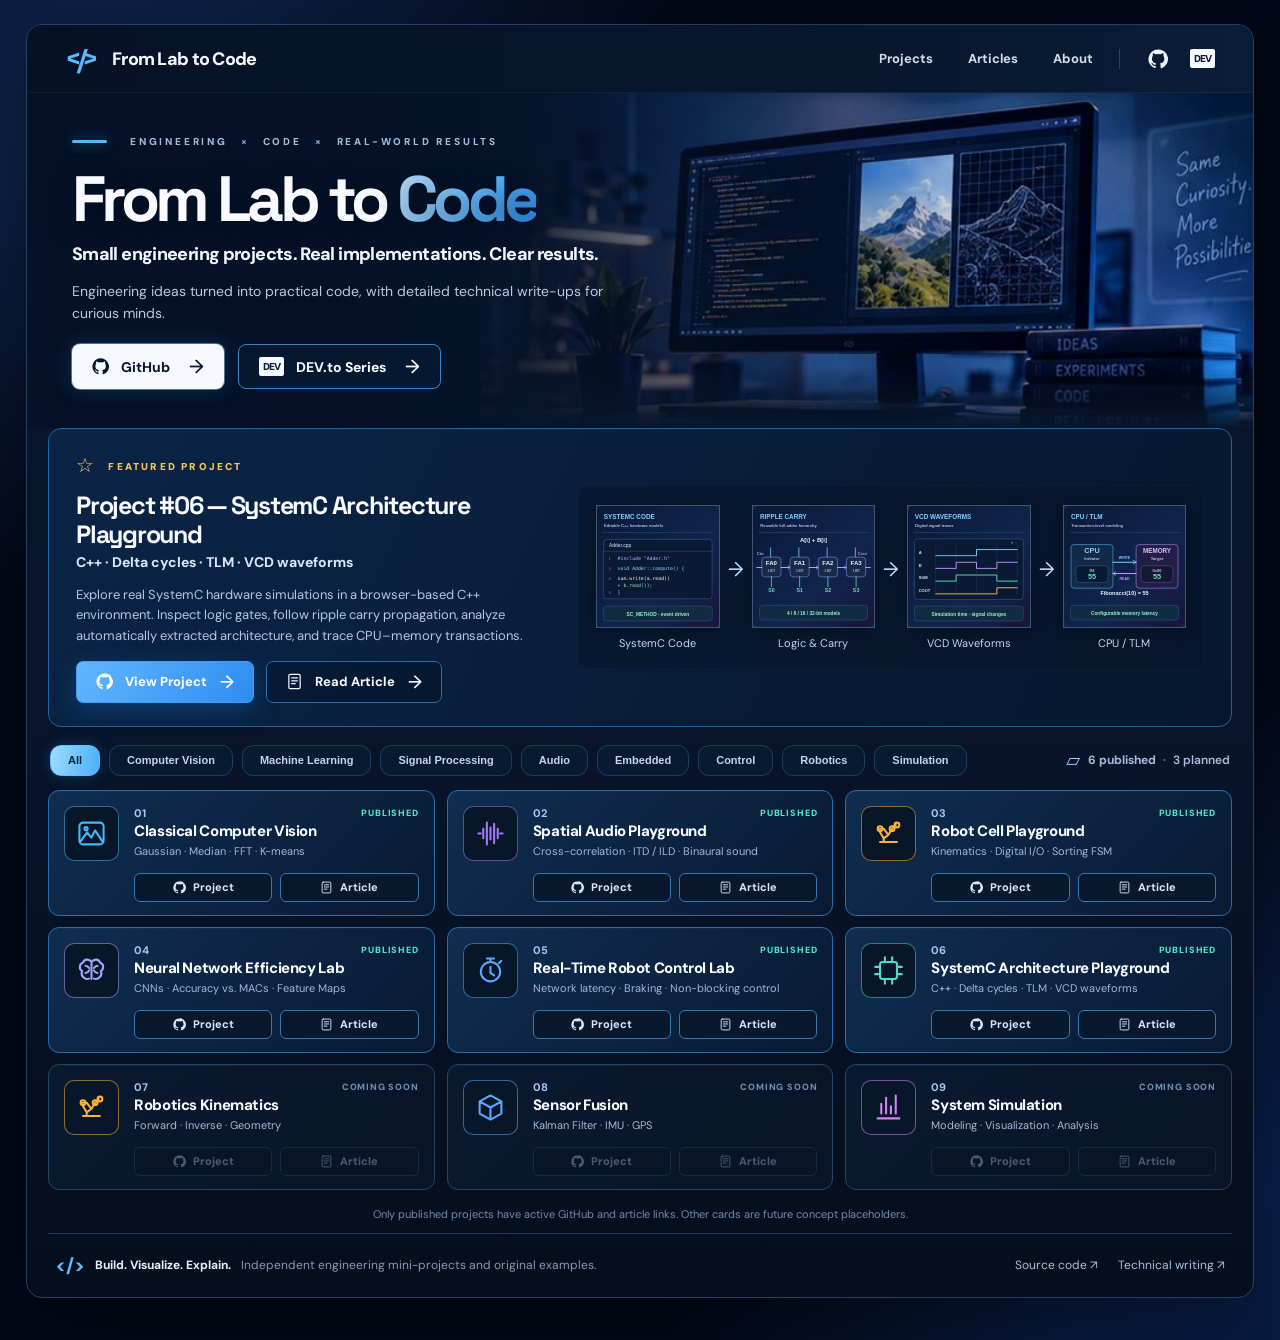
<file: docs/index.html>
<!DOCTYPE html>
<html lang="en">
<head>
  <meta charset="UTF-8">
  <meta name="viewport" content="width=device-width, initial-scale=1">
  <meta name="theme-color" content="#061021">
  <meta name="description" content="From Lab to Code — independent engineering mini-projects, practical implementations, and technical articles.">
  <meta property="og:title" content="From Lab to Code | Engineering Projects">
  <meta property="og:description" content="Small engineering projects. Real implementations. Clear results.">
  <meta property="og:type" content="website">
  <meta property="og:image:alt" content="Project #06 — SystemC Architecture Playground">
  <meta name="twitter:card" content="summary_large_image">
  <meta property="og:image" content="https://ertugrulmutlu.github.io/from-lab-to-code/assets/systemc-architecture-og.png">
  <title>From Lab to Code — Engineering Projects</title>
  <link rel="preconnect" href="https://fonts.googleapis.com">
  <link rel="preconnect" href="https://fonts.gstatic.com" crossorigin>
  <link href="https://fonts.googleapis.com/css2?family=DM+Sans:wght@400;500;600;700;800&family=Space+Grotesk:wght@400;500;600;700&display=swap" rel="stylesheet">
  <link rel="stylesheet" href="styles.css?v=4">
  <script src="app.js?v=9" defer></script>
</head>
<body>
  <div class="site-shell" id="top">
    <header class="site-header">
      <a class="brand" href="#top" aria-label="From Lab to Code home">
        <span class="brand-icon" aria-hidden="true">&lt;/&gt;</span>
        <span>From Lab to Code</span>
      </a>
      <nav class="main-nav" aria-label="Site navigation">
        <a href="#projects">Projects</a>
        <a href="https://dev.to/ertugrulmutlu/series/45513" target="_blank" rel="noopener noreferrer">Articles</a>
        <a href="#about">About</a>
      </nav>
      <div class="header-socials">
        <a class="social-icon" href="https://github.com/Ertugrulmutlu/from-lab-to-code" target="_blank" rel="noopener noreferrer" aria-label="GitHub repository">
          <svg viewBox="0 0 24 24" fill="currentColor" aria-hidden="true"><path d="M12 .5a11.5 11.5 0 0 0-3.63 22.41c.58.1.79-.25.79-.55v-2.2c-3.22.7-3.91-1.37-3.91-1.37-.52-1.33-1.28-1.69-1.28-1.69-1.06-.72.08-.71.08-.71 1.18.08 1.8 1.21 1.8 1.21 1.04 1.79 2.74 1.28 3.41.97.11-.75.41-1.28.73-1.56-2.56-.29-5.25-1.28-5.25-5.73 0-1.26.45-2.31 1.2-3.12-.12-.29-.51-1.48.12-3.08 0 0 .98-.32 3.2 1.2a11 11 0 0 1 5.82 0c2.22-1.52 3.2-1.2 3.2-1.2.63 1.6.24 2.79.12 3.08.75.81 1.2 1.86 1.2 3.12 0 4.46-2.7 5.43-5.27 5.72.42.37.79 1.09.79 2.18v3.24c0 .31.21.67.8.55A11.5 11.5 0 0 0 12 .5Z"/></svg>
        </a>
        <a class="dev-icon" href="https://dev.to/ertugrulmutlu/series/45513" target="_blank" rel="noopener noreferrer" aria-label="DEV.to series">DEV</a>
      </div>
    </header>

    <main>
      <section class="hero" aria-labelledby="hero-title">
        <div class="hero-art" aria-hidden="true"></div>
        <div class="hero-copy">
          <p class="eyebrow"><span class="accent-rule" aria-hidden="true"></span> Engineering <span>×</span> Code <span>×</span> Real-world results</p>
          <h1 id="hero-title">From Lab to <span>Code</span></h1>
          <p class="hero-tagline">Small engineering projects. Real implementations. Clear results.</p>
          <p class="hero-description">Engineering ideas turned into practical code, with detailed technical write-ups for curious minds.</p>
          <div class="hero-links">
            <a href="https://github.com/Ertugrulmutlu/from-lab-to-code" class="btn btn-white" target="_blank" rel="noopener noreferrer"><svg viewBox="0 0 24 24" fill="currentColor" aria-hidden="true"><path d="M12 .5a11.5 11.5 0 0 0-3.63 22.41c.58.1.79-.25.79-.55v-2.2c-3.22.7-3.91-1.37-3.91-1.37-.52-1.33-1.28-1.69-1.28-1.69-1.06-.72.08-.71.08-.71 1.18.08 1.8 1.21 1.8 1.21 1.04 1.79 2.74 1.28 3.41.97.11-.75.41-1.28.73-1.56-2.56-.29-5.25-1.28-5.25-5.73 0-1.26.45-2.31 1.2-3.12-.12-.29-.51-1.48.12-3.08 0 0 .98-.32 3.2 1.2a11 11 0 0 1 5.82 0c2.22-1.52 3.2-1.2 3.2-1.2.63 1.6.24 2.79.12 3.08.75.81 1.2 1.86 1.2 3.12 0 4.46-2.7 5.43-5.27 5.72.42.37.79 1.09.79 2.18v3.24c0 .31.21.67.8.55A11.5 11.5 0 0 0 12 .5Z"/></svg><span>GitHub</span><span aria-hidden="true" class="button-arrow">→</span></a>
            <a href="https://dev.to/ertugrulmutlu/series/45513" class="btn btn-ghost" target="_blank" rel="noopener noreferrer"><span class="dev-mini">DEV</span><span>DEV.to Series</span><span aria-hidden="true" class="button-arrow">→</span></a>
          </div>
        </div>
      </section>

      <section class="featured" id="featured" aria-label="Featured project">
        <div class="featured-info">
          <p class="featured-kicker"><span aria-hidden="true">☆</span> Featured project</p>
          <h2 id="featured-title">Project #06 — SystemC Architecture Playground</h2>
          <p id="featured-subtitle" class="featured-subtitle"></p>
          <p id="featured-description" class="featured-description"></p>
          <div class="featured-links" id="featured-actions"></div>
        </div>
        <div class="featured-showcase" id="featured-visual" aria-label="SystemC hardware modeling: C++ source, logic and carry propagation, digital waveforms, and CPU–memory transactions"></div>
      </section>

      <section class="projects" id="projects" aria-labelledby="projects-heading">
        <h2 class="sr-only" id="projects-heading">All projects</h2>
        <div class="toolbar">
          <div class="filters" id="category-filters" role="group" aria-label="Filter projects by category"></div>
          <span id="project-count" class="project-count" aria-live="polite"></span>
        </div>
        <div id="project-grid" class="project-grid"></div>
        <p class="collection-note">Only published projects have active GitHub and article links. Other cards are future concept placeholders.</p>
      </section>
    </main>

    <footer class="site-footer" id="about">
      <p><span class="mini-code">&lt;/&gt;</span><strong>Build. Visualize. Explain.</strong><span class="foot-muted">Independent engineering mini-projects and original examples.</span></p>
      <div><a href="https://github.com/Ertugrulmutlu/from-lab-to-code" target="_blank" rel="noopener noreferrer">Source code ↗</a><a href="https://dev.to/ertugrulmutlu/series/45513" target="_blank" rel="noopener noreferrer">Technical writing ↗</a></div>
    </footer>
  </div>
</body>
</html>
</file>
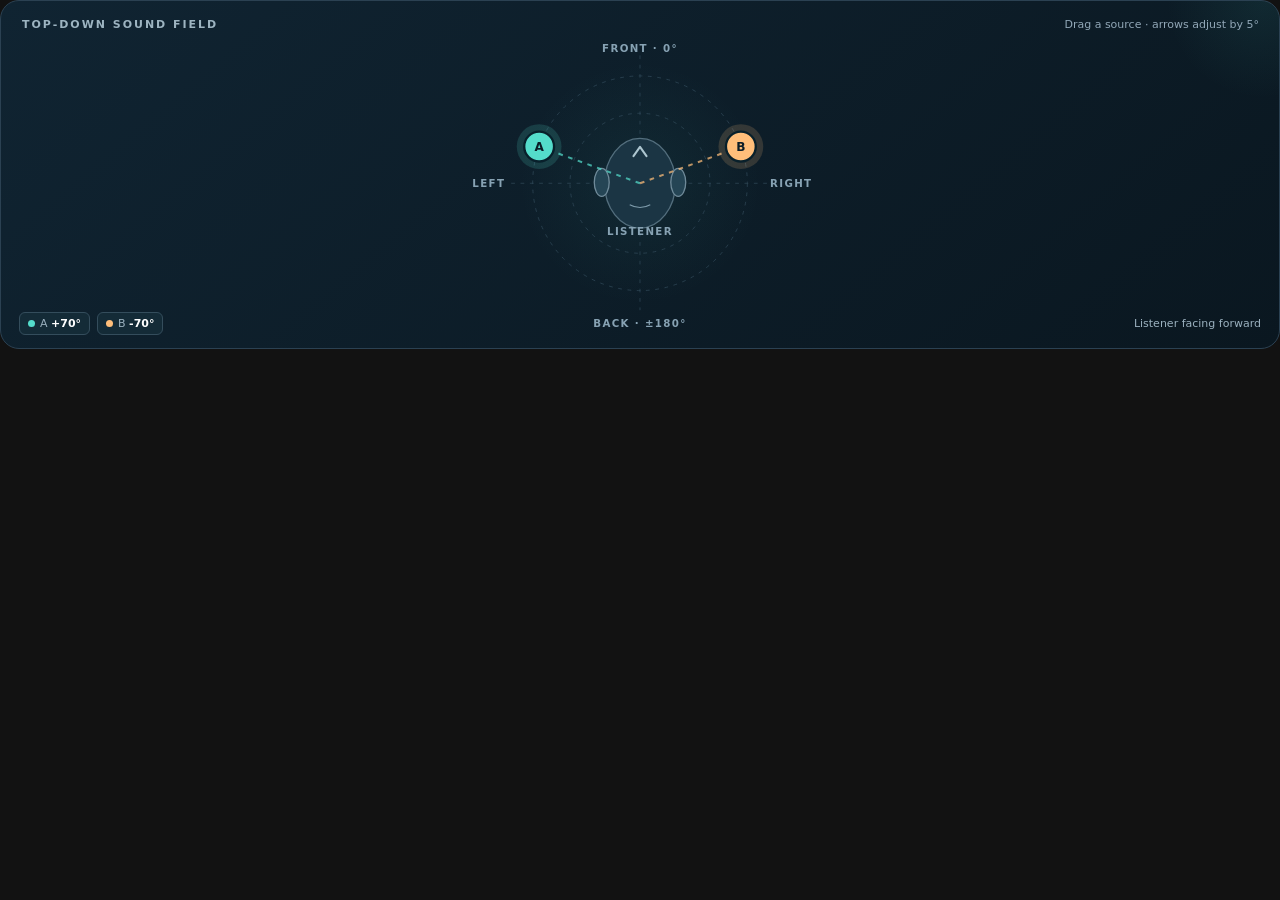
<file: 02-spatial-audio/frontend/index.html>
<!doctype html>
<html lang="en">
<head>
<meta charset="utf-8" />
<meta name="viewport" content="width=device-width,initial-scale=1" />
<style>
:root { color-scheme:dark; --bg:#0c1a24; --line:#253948; --muted:#91a7b7; --a:#54dccb; --b:#ffbe7a; }
*{box-sizing:border-box}
html,body{width:100%;margin:0;font-family:Inter,system-ui,-apple-system,Segoe UI,Arial,sans-serif;background:transparent;color:#eaf5fa}
.card{position:relative;background:linear-gradient(140deg,#102432,#0a1720);border:1px solid #2b4152;border-radius:19px;min-height:349px;overflow:hidden}
.card::before{content:'';position:absolute;top:-105px;right:-90px;width:210px;height:210px;border-radius:100%;background:radial-gradient(circle,rgba(84,220,203,.08),transparent 66%);pointer-events:none}
.header{position:absolute;top:17px;left:21px;right:20px;display:flex;align-items:center;justify-content:space-between;z-index:1}
.eyebrow{font-size:11px;letter-spacing:.18em;font-weight:800;color:#9db4c1}
.hint{font-size:11px;color:#91a7b7;text-align:right}
svg{display:block;width:100%;height:308px;margin-top:32px;touch-action:none;user-select:none}
.guide{stroke:#344c5d;stroke-width:1;fill:none}
.guide.dash{stroke-dasharray:4 6;opacity:.72}
.card text{font-family:inherit}
.label{font-size:11px;letter-spacing:.13em;fill:#87a2b3;font-weight:700}
.number{font-size:12px;fill:#eaf5fa;font-weight:800}
.head{fill:#1b3544;stroke:#536e7d;stroke-width:1.4}
.ears{fill:#254555;stroke:#6f8a99;stroke-width:1.4}
.nose{fill:none;stroke:#adc6d0;stroke-width:2.2;stroke-linecap:round;stroke-linejoin:round}
.arm{stroke-width:2.2;stroke-dasharray:5 6;opacity:.72}
.pin{cursor:grab;outline:0;transition:filter .15s}
.pin:focus-visible{filter:drop-shadow(0 0 7px #fff)}
.pin:active{cursor:grabbing}
.pin-halo{opacity:.16}
.pin-disc{stroke:#08202b;stroke-width:2.5}
.pin-letter{fill:#0b1c27;font-size:13px;font-weight:900;pointer-events:none;text-anchor:middle;dominant-baseline:central}
.footer{position:absolute;left:18px;bottom:13px;right:18px;display:flex;gap:8px;justify-content:space-between;align-items:center;font-size:11px;color:#9bb1bf}
.chips{display:flex;gap:7px}
.chip{border:1px solid #344d5c;border-radius:6px;padding:4px 8px;background:#142b37;font-variant-numeric:tabular-nums}
.chip strong{font-weight:800;color:white}
.a-dot,.b-dot{display:inline-block;width:7px;height:7px;border-radius:50%;margin-right:5px}
.a-dot{background:var(--a)}.b-dot{background:var(--b)}
@media(max-width:430px){.header{left:13px;right:12px}.hint{font-size:10px}.footer{left:10px;right:10px}.chip{padding:4px 6px;font-size:10px}}
</style>
</head>
<body>
<div class="card">
 <div class="header"><span class="eyebrow">TOP-DOWN SOUND FIELD</span><span class="hint">Drag a source · arrows adjust by 5°</span></div>
 <svg id="stage" viewBox="0 0 500 330" role="group" aria-label="Top-down virtual acoustic scene with draggable sound sources">
  <defs><radialGradient id="aura"><stop offset="0" stop-color="#4ed4c2" stop-opacity=".065"/><stop offset="1" stop-color="#4ed4c2" stop-opacity="0"/></radialGradient></defs>
  <circle cx="250" cy="161" r="130" fill="url(#aura)"/>
  <circle cx="250" cy="161" r="115" class="guide dash"/>
  <circle cx="250" cy="161" r="75" class="guide dash"/>
  <path d="M250 24 V297 M112 161 H388" class="guide dash" opacity=".4"/>
  <text x="250" y="20" class="label" text-anchor="middle">FRONT · 0°</text>
  <text x="88" y="165" class="label" text-anchor="middle">LEFT</text>
  <text x="412" y="165" class="label" text-anchor="middle">RIGHT</text>
  <text x="250" y="315" class="label" text-anchor="middle">BACK · ±180°</text>
  <ellipse cx="250" cy="161" rx="38" ry="48" class="head"/>
  <ellipse cx="209" cy="160" rx="8" ry="15" class="ears"/>
  <ellipse cx="291" cy="160" rx="8" ry="15" class="ears"/>
  <path d="M243 132 L250 122 L257 132" class="nose"/>
  <path d="M239 184 Q250 190 261 184" fill="none" stroke="#7e9bab" stroke-width="1.2"/>
  <text x="250" y="216" class="label" text-anchor="middle" font-size="10">LISTENER</text>
  <line id="line-a" x1="250" y1="161" x2="132" y2="116" class="arm" stroke="#54dccb"/>
  <line id="line-b" x1="250" y1="161" x2="368" y2="116" class="arm" stroke="#ffbe7a"/>
  <g id="pin-a" class="pin" tabindex="0" role="slider" aria-label="Source A azimuth" aria-valuemin="-180" aria-valuemax="180">
    <circle r="24" class="pin-halo" fill="#54dccb"/>
    <circle r="16" class="pin-disc" fill="#54dccb"/>
    <text class="pin-letter">A</text>
  </g>
  <g id="pin-b" class="pin" tabindex="0" role="slider" aria-label="Source B azimuth" aria-valuemin="-180" aria-valuemax="180">
    <circle r="24" class="pin-halo" fill="#ffbe7a"/>
    <circle r="16" class="pin-disc" fill="#ffbe7a"/>
    <text class="pin-letter">B</text>
  </g>
 </svg>
 <div class="footer"><div class="chips"><span class="chip"><i class="a-dot"></i>A <strong id="value-a">+70°</strong></span><span class="chip" id="chip-b"><i class="b-dot"></i>B <strong id="value-b">−70°</strong></span></div><span>Listener facing forward</span></div>
</div>
<script>
(() => {
  const ORIGIN={x:250,y:161}, R=115;
  const svg=document.getElementById('stage');
  let a=70,b=-70,enabled=true,active='a',dragging=null;
  const clamp=(v,min,max)=>Math.max(min,Math.min(max,v));
  const fmt=v=>(v>0?'+':'')+String(v)+'°';
  const xy=az=>({x:ORIGIN.x-R*Math.sin(az*Math.PI/180),y:ORIGIN.y-R*Math.cos(az*Math.PI/180)});
  function render(){
    for(const [id,az] of [['a',a],['b',b]]){
      const el=document.getElementById('pin-'+id),ln=document.getElementById('line-'+id),p=xy(az);
      el.setAttribute('transform',`translate(${p.x},${p.y})`);
      el.setAttribute('aria-valuenow',String(az));
      el.setAttribute('aria-valuetext',fmt(az));
      ln.setAttribute('x2',String(p.x));ln.setAttribute('y2',String(p.y));
      const visible=id!=='b'||enabled;
      el.style.display=visible?'':'none';ln.style.display=visible?'':'none';
    }
    document.getElementById('chip-b').style.display=enabled?'':'none';
    document.getElementById('value-a').textContent=fmt(a);
    document.getElementById('value-b').textContent=fmt(b);
  }
  function send(){
    window.parent.postMessage({isStreamlitMessage:true,type:'streamlit:setComponentValue',dataType:'json',value:{az_a:a,az_b:b,active:active,nonce:Date.now()+Math.random()}},'*');
  }
  function pointerAngle(e){
    const pt=svg.createSVGPoint();pt.x=e.clientX;pt.y=e.clientY;
    const transform=svg.getScreenCTM();if(!transform)return null;
    const p=pt.matrixTransform(transform.inverse());
    const degree=Math.atan2(ORIGIN.x-p.x,ORIGIN.y-p.y)*180/Math.PI;
    return clamp(Math.round(degree/5)*5,-180,180);
  }
  for(const id of ['a','b']){
    const el=document.getElementById('pin-'+id);
    el.addEventListener('pointerdown',e=>{if(id==='b'&&!enabled)return;dragging=id;active=id;el.setPointerCapture(e.pointerId);e.preventDefault()});
    el.addEventListener('pointermove',e=>{if(dragging!==id)return;const val=pointerAngle(e);if(val===null)return;if(id==='a')a=val;else b=val;render()});
    el.addEventListener('pointerup',e=>{if(dragging!==id)return;dragging=null;send()});
    el.addEventListener('pointercancel',()=>{dragging=null});
    el.addEventListener('keydown',e=>{if(['ArrowLeft','ArrowRight','ArrowUp','ArrowDown'].includes(e.key)){
      const step=(e.key==='ArrowLeft'||e.key==='ArrowUp')?5:-5;
      if(id==='a')a=clamp(a+step,-180,180);else b=clamp(b+step,-180,180);
      active=id;render();send();e.preventDefault();
    }});
  }
  window.addEventListener('message',e=>{
    if(!e.data||e.data.type!=='streamlit:render'||dragging)return;
    const args=e.data.args||{};
    if(Number.isFinite(args.az_a))a=args.az_a;
    if(Number.isFinite(args.az_b))b=args.az_b;
    if(typeof args.enable_b==='boolean')enabled=args.enable_b;
    if(typeof args.active==='string')active=args.active;
    render();
    window.parent.postMessage({isStreamlitMessage:true,type:'streamlit:setFrameHeight',height:349},'*');
  });
  render();
  window.parent.postMessage({isStreamlitMessage:true,type:'streamlit:componentReady',apiVersion:1},'*');
  window.parent.postMessage({isStreamlitMessage:true,type:'streamlit:setFrameHeight',height:349},'*');
})();
</script>
</body>
</html>
</file>
<file: docs/styles.css>
/* FROM LAB TO CODE: one dark theme; no browser chrome, no theme toggle.
   The hero and featured thumbnails are original image assets embedded in this
   stylesheet, so deployment needs only index.html, styles.css and app.js. */
:root {
  color-scheme: dark;
  --bg: #030a16;
  --panel: #071830;
  --border: #203957;
  --sky: #59baff;
  --text: #f8faff;
  --muted: #b1bed5;
  --soft: #8197b5;
  --accent-cyan: #43bafb;
  --accent-violet: #a878ff;
  --accent-orange: #fd744f;
  --accent-mint: #37dfaa;
  --accent-lavender: #a3a8ff;
  --accent-teal: #49dfc9;
  --accent-amber: #ffb13b;
  --accent-sky: #59a9ff;
  --accent-pink: #d683f5;
  --hero-photo: url("[data-uri]");
  --image-denoise: url("[data-uri]");
  --image-count: url("[data-uri]");
  --image-fft: url("[data-uri]");
  --image-kmeans: url("[data-uri]");
}
* { box-sizing: border-box; }
html { scroll-behavior: smooth; scroll-padding-top: 22px; }
body {
  margin: 0; padding: 24px 26px 42px;
  min-height: 100vh;
  color: var(--text);
  background:
    radial-gradient(ellipse 70% 55% at 10% 10%, #102957 0%, transparent 63%),
    radial-gradient(ellipse 60% 55% at 93% 89%, #092557 0%, transparent 70%),
    #030918;
  font-family: 'DM Sans', Inter, system-ui, -apple-system, 'Segoe UI', sans-serif;
  -webkit-font-smoothing: antialiased;
}
a { color: inherit; }
a,button { -webkit-tap-highlight-color: transparent; }
a:focus-visible, button:focus-visible { outline: 3px solid #76cbff; outline-offset: 3px; }
[hidden] { display: none !important; }
.sr-only { position:absolute; width:1px; height:1px; margin:-1px; padding:0; border:0; clip:rect(0 0 0 0); overflow:hidden; white-space:nowrap; }
.site-shell {
  max-width: 1392px;
  margin: 0 auto;
  border: 1px solid #273f61;
  border-radius: 16px;
  background: linear-gradient(180deg,#07162b 0%,#07142a 55%,#050e1d 100%);
  box-shadow: 0 25px 85px #0008, inset 0 1px #ffffff09;
  overflow: hidden;
}
/* True navbar (the old fake browser window has been removed). */
.site-header {
  min-height: 68px; padding: 0 38px;
  display: flex; align-items: center; gap: 24px;
  background: linear-gradient(90deg,#051226 0%,#07172e 70%,#0a1d38 100%);
  border-bottom: 1px solid #ffffff0c;
  position: relative; z-index: 2;
}
.brand { text-decoration:none; display:inline-flex; align-items:center; gap:13px; flex-shrink:0; font-weight:800; font-size:18px; letter-spacing:-.04em; }
.brand-icon { color:#59bbff; font:700 27px 'Space Grotesk',sans-serif; letter-spacing:-.19em; padding-right:.2em; line-height:1; }
.main-nav { display:flex; gap:35px; margin-left:auto; align-items:center; }
.main-nav a { font-size:13px; font-weight:700; color:#d4dded; text-decoration:none; transition:color .2s; }
.main-nav a:hover, .site-footer a:hover { color:#64c2ff; }
.header-socials { padding-left:28px; margin-left:2px; border-left:1px solid #304057; display:flex; align-items:center; gap:22px; }
.social-icon { display:flex; align-items:center; color:#eef5ff; }
.social-icon svg { width:20px; height:20px; }
.dev-icon,.dev-mini { display:inline-grid; place-items:center; background:#f7faff; border-radius:2px; color:#0c1d30; font-weight:1000; letter-spacing:-.095em; font-size:10px; height:19px; padding:0 4px; text-decoration:none; }
/* Hero: the same blue studio composition as the reference, cleanly masked below the navbar. */
.hero { min-height:329px; position:relative; display:flex; align-items:center; overflow:hidden; isolation:isolate; padding:42px 45px 39px; }
.hero-art { position:absolute; z-index:-2; inset:0 0 0 37%; background:var(--hero-photo) center center / cover no-repeat; opacity:.91; }
.hero::after { content:""; z-index:-1; position:absolute; inset:0; pointer-events:none; background:linear-gradient(90deg,#041127 0%,#041127 26%,#06142ae8 41%,#07162c80 53%,#07173004 80%), linear-gradient(0deg,#07162b 0%,transparent 18%); }
.hero-copy { position:relative; max-width:720px; width:100%; }
.eyebrow { margin:0 0 18px; display:flex; flex-wrap:wrap; align-items:center; gap:13px; color:#a4bce0; font-size:10px; font-weight:800; text-transform:uppercase; letter-spacing:.28em; }
.eyebrow>span:not(.accent-rule) { color:#90ade0; }
.accent-rule { display:inline-block; flex:0 0 35px; height:3px; margin-right:10px; border-radius:3px; box-shadow:0 0 13px #43b8ff88; background:#54baff; }
.hero h1 { font-family:'Space Grotesk','DM Sans',sans-serif; font-weight:700; font-size:clamp(46px,5vw,72px); letter-spacing:-.072em; line-height:1.06; margin:0 0 7px; white-space:nowrap; text-shadow:0 7px 28px #030a1570; }
.hero h1 span { color:#63b9ff; background:linear-gradient(115deg,#c3e4ff,#5ab7ff 62%,#2d8df5); -webkit-background-clip:text; background-clip:text; -webkit-text-fill-color:transparent; }
.hero-tagline { font-size:18px; line-height:1.5; margin:0; font-weight:800; color:#f2f6ff; letter-spacing:-.035em; }
.hero-description { margin:12px 0 20px; font-size:14px; line-height:1.58; max-width:555px; color:#b9c9e6; }
.hero-links,.featured-links { display:flex; flex-wrap:wrap; gap:14px; align-items:center; }
.btn,.action-link { display:inline-flex; gap:12px; justify-content:center; align-items:center; font-weight:750; text-decoration:none; white-space:nowrap; transition:background .18s,transform .18s,border-color .18s,box-shadow .18s; }
.btn:hover,.action-link[href]:hover { transform:translateY(-2px); }
.btn { min-height:45px; border-radius:8px; padding:0 20px; font-size:14px; }
.btn svg,.action-icon { width:17px; height:17px; flex:0 0 17px; }
.btn-white { color:#05162c; background:#f6f9ff; box-shadow:0 0 0 1px #b4dcff70,0 0 23px #3d9eff33; }
.btn-white:hover { background:#fff; box-shadow:0 0 30px #4bb6ff77; }
.btn-ghost { border:1px solid #3386cc; background:#061a32c9; }
.btn-ghost:hover { background:#0c3156; }
.button-arrow { font-size:19px; line-height:1; margin-left:7px; font-weight:500; }
/* Featured — larger visuals and an editorial left column */
.featured { margin:0 21px; padding:23px 27px; border:1px solid #1c64a3; border-radius:13px; background:linear-gradient(116deg,#0b2445 0%,#09213f 33%,#071b35 63%,#071730 100%); display:grid; grid-template-columns:minmax(360px,43%) minmax(0,57%); align-items:center; gap:17px; min-height:236px; box-shadow:inset 0 1px #8bd1ff0a; }
.featured-info { min-width:0; }
.featured-kicker { margin:0 0 13px; text-transform:uppercase; font-size:10px; letter-spacing:.22em; font-weight:900; color:#f8c65f; }
.featured-kicker span { font-size:20px; vertical-align:-2px; margin-right:8px; }
.featured h2 { font-family:'Space Grotesk','DM Sans',sans-serif; font-weight:700; letter-spacing:-.05em; font-size:25px; line-height:1.14; margin:0 0 5px; }
.featured-subtitle { color:#d9e5fc; font-size:14px; font-weight:750; margin:0 0 14px; }
.featured-description { color:#b5c7e4; font-size:13px; line-height:1.56; max-width:480px; margin:0 0 15px; }
.featured-links { gap:12px; }
.action-link.button { border:1px solid #2870af; border-radius:7px; padding:0 19px; min-height:42px; font-size:13px; }
.action-link.button-blue { background:linear-gradient(120deg,#62b6ff,#2e8df2); color:#fff; box-shadow:0 7px 24px #1489ff43; border-color:#439ef5; }
.action-link.button-blue:hover { background:#5cb1ff; }
.action-link.button-outline { background:#06152b99; }
.action-link.button-outline:hover { background:#102e52; }
.action-link .arrow { font-size:18px; font-weight:500; margin-left:1px; }
.featured-showcase { padding:14px 18px; min-height:184px; border-radius:10px; background:#07142b8c; box-shadow:inset 0 0 0 1px #17416d24; display:flex; align-items:center; }
.feature-steps { display:flex; justify-content:space-between; align-items:center; width:100%; gap:8px; }
.feature-step { min-width:0; flex:1 1 0; text-align:center; }
.feature-image { width:100%; aspect-ratio:1/1; max-height:130px; border:1px solid #3e5672; box-shadow:0 3px 16px #0005; background:#182d45 center/cover no-repeat; }
.feature-image-0 { background-image:var(--image-denoise); }
.feature-image-1 { background-image:var(--image-count); }
.feature-image-2 { background-image:var(--image-fft); }
.feature-image-3 { background-image:var(--image-kmeans); }
.feature-caption { color:#c6d5f0; margin-top:8px; display:block; font-size:11px; white-space:nowrap; }
.step-arrow { font-size:20px; font-weight:400; color:#c8e1ff; margin-top:-16px; flex:0 0 16px; text-align:center; }
/* Project grid */
.projects { padding:18px 21px 0; }
.toolbar { min-height:43px; display:flex; align-items:center; justify-content:space-between; gap:18px; padding:0 2px 14px; }
.filters { display:flex; align-items:center; flex-wrap:wrap; gap:9px; }
.filter-chip { cursor:pointer; border:1px solid #223c5c; background:#081a32; border-radius:11px; padding:9px 17px; line-height:1; color:#c5d5ed; font-size:11px; font-weight:650; transition:background .16s,border-color .16s; }
.filter-chip:hover { border-color:#4a94d6; color:#fff; }
.filter-chip.is-active { color:#05203a; border-color:#63beff; background:linear-gradient(100deg,#9edcff,#4aaffb); box-shadow:0 0 15px #238af044; }
.project-count { color:#aabddb; font-size:12px; white-space:nowrap; font-weight:600; }
.count-mark { display:inline-block; color:#a8cbfa; font-size:18px; margin-right:8px; vertical-align:-2px; }
.count-dot { color:#6e90b9; padding:0 7px; }
.project-grid { display:grid; grid-template-columns:repeat(3,minmax(0,1fr)); gap:11px 12px; }
.project-card { border:1px solid #264463; border-radius:11px; background:linear-gradient(135deg,#091a30 0%,#081427 100%); min-width:0; padding:15px 15px 13px; display:grid; grid-template-columns:55px minmax(0,1fr); gap:15px; min-height:126px; box-shadow:inset 0 1px #ffffff06; transition:border-color .18s,background .18s,transform .18s; }
.project-card:hover { border-color:#4488c4; background:linear-gradient(135deg,#0b2443,#08182c); transform:translateY(-1px); }
.project-card.is-published { background:linear-gradient(135deg,#102d4f,#081a34); border-color:#286eab; }
.project-symbol { width:55px; height:55px; display:grid; place-items:center; border-radius:10px; border:1px solid color-mix(in srgb,var(--card-accent) 55%,transparent); color:var(--card-accent); background:#08162a; }
.project-symbol-icon { width:29px; height:29px; }
.project-body { display:flex; flex-direction:column; min-width:0; }
.project-eyebrow { display:flex; align-items:center; justify-content:space-between; margin-bottom:2px; gap:8px; }
.project-number { color:#a9c8f5; font-size:11px; font-weight:700; }
.project-status { font-size:9px; font-weight:850; text-transform:uppercase; letter-spacing:.09em; color:#728daf; }
.status-live { color:#4de7c9; }
.project-card h3 { font-size:15px; font-weight:800; margin:0 0 3px; white-space:nowrap; overflow:hidden; text-overflow:ellipsis; line-height:1.25; letter-spacing:-.025em; }
.project-card p { font-size:11px; color:#a3b9dc; margin:0 0 10px; white-space:nowrap; overflow:hidden; text-overflow:ellipsis; }
.card-links { display:flex; gap:8px; margin-top:auto; }
.card-links .action-link { flex:1 1 0; min-width:0; gap:7px; border:1px solid #3578b2; background:#08192e; color:#d6e8ff; border-radius:6px; font-size:11px; min-height:29px; padding:0 7px; }
.card-links .action-link:hover { border-color:#56bdff; background:#0e3155; }
.card-links .action-icon { width:13px; height:13px; flex-basis:13px; }
.card-links .action-disabled { color:#657b98; border-color:#1c344d; background:#081528; opacity:.7; cursor:not-allowed; }
.empty-state { grid-column:1/-1; text-align:center; padding:40px 10px; color:#b2c5e1; border:1px dashed #284e76; border-radius:10px; }
.collection-note { text-align:center; font-size:11px; margin:17px 0 12px; color:#718dad; }
.site-footer { margin:0 21px; border-top:1px solid #243a59; min-height:64px; padding:17px 7px; display:flex; gap:18px; justify-content:space-between; align-items:center; color:#adbfdb; font-size:12px; }
.site-footer p { margin:0; display:flex; align-items:center; gap:10px; flex-wrap:wrap; }
.mini-code { color:#5eb9ff; font-size:19px; font-weight:800; line-height:1; }
.site-footer strong { color:#e8f2ff; }
.foot-muted { color:#869bb7; }
.site-footer>div { display:flex; gap:20px; white-space:nowrap; }
.site-footer a { text-decoration:none; }
@media (min-width:1510px) { .hero { min-height:346px; } .feature-image { max-height:138px; } .featured { min-height:253px; } }
@media (max-width:1180px) {
  .hero h1 { font-size:clamp(46px,5.5vw,64px); }
  .featured { grid-template-columns:minmax(310px,42%) minmax(0,58%); gap:12px; padding:21px; }
  .featured h2 { font-size:23px; }
  .feature-image { max-height:108px; }
  .featured-showcase { padding:9px; }
  .feature-caption { font-size:10px; }
  .step-arrow { flex-basis:12px; font-size:16px; }
  .filter-chip { padding:9px 11px; }
  .project-card { gap:10px; padding:13px 10px; grid-template-columns:47px 1fr; }
  .project-symbol { width:47px; height:47px; }
}
@media (max-width:900px) {
  body { padding:10px; }
  .site-header { padding:0 22px; }
  .main-nav { gap:20px; }
  .hero { min-height:340px; padding:33px 28px; }
  .hero-art { left:30%; opacity:.63; }
  .hero::after { background:linear-gradient(90deg,#041127 0%,#041127ea 44%,#06142aa0 74%,#07162b25 100%),linear-gradient(0deg,#07162b 0%,transparent 20%); }
  .hero-tagline { font-size:16px; }
  .featured { grid-template-columns:1fr; padding:23px; gap:20px; }
  .featured-description { max-width:680px; }
  .featured-showcase { padding:18px; }
  .feature-image { max-height:150px; }
  .project-grid { grid-template-columns:repeat(2,minmax(0,1fr)); }
  .toolbar { align-items:flex-start; flex-direction:column; }
}
@media (max-width:570px) {
  .site-shell { border-radius:12px; }
  .site-header { min-height:65px; gap:12px; padding:0 16px; }
  .brand { font-size:14px; gap:7px; }
  .brand-icon { font-size:23px; }
  .main-nav { margin-left:auto; gap:13px; }
  .main-nav a { font-size:11px; }
  .main-nav a:nth-child(3) { display:none; }
  .header-socials { display:none; }
  .hero { min-height:358px; padding:34px 21px; }
  .hero-art { left:5%; opacity:.35; }
  .hero::after { background:linear-gradient(90deg,#041127 0%,#041127ec 55%,#06142ac0 100%),linear-gradient(0deg,#07162b 0%,transparent 25%); }
  .hero h1 { font-size:clamp(37px,10vw,49px); white-space:normal; line-height:1.04; letter-spacing:-.075em; }
  .hero-tagline { font-size:15px; }
  .hero-description { font-size:13px; }
  .eyebrow { font-size:8px; letter-spacing:.2em; gap:7px; line-height:1.6; }
  .accent-rule { width:22px; flex-basis:22px; margin-right:2px; }
  .hero-links { gap:9px; }
  .btn { font-size:12px; min-height:42px; padding:0 13px; gap:8px; }
  .button-arrow { margin-left:1px; }
  .featured { margin:0 11px; padding:20px 15px; }
  .featured h2 { font-size:21px; }
  .featured-description { font-size:12px; }
  .featured-showcase { padding:9px 7px; }
  .feature-steps { gap:3px; }
  .feature-image { max-height:80px; }
  .feature-caption { font-size:8px; overflow-wrap:anywhere; white-space:normal; }
  .step-arrow { flex-basis:6px; font-size:12px; }
  .featured-links { gap:9px; }
  .action-link.button { font-size:11px; padding:0 10px; min-height:39px; gap:6px; }
  .action-link .arrow { margin-left:0; }
  .projects { padding:15px 11px 0; }
  .filters { gap:7px; }
  .filter-chip { font-size:10px; padding:8px 11px; }
  .project-grid { grid-template-columns:1fr; gap:9px; }
  .project-card { min-height:116px; grid-template-columns:49px 1fr; padding:14px; }
  .project-symbol { width:49px; height:49px; }
  .project-card h3 { font-size:15px; }
  .card-links .action-link { min-height:30px; }
  .site-footer { margin:0 11px; padding:17px 6px; flex-direction:column; align-items:flex-start; }
}
@media (prefers-reduced-motion: reduce) { html {scroll-behavior:auto;} .btn,.action-link,.project-card { transition:none; } }
/* Fallback artwork for future featured projects without preview images. */
.feature-image-placeholder { display:grid; place-items:center; background:radial-gradient(circle at 65% 30%,#1762a5,#0b2748 52%,#061327); }
.feature-image-placeholder::before { content:'</>'; color:#82cbff; font:700 28px 'Space Grotesk',sans-serif; letter-spacing:-.13em; }
</file>
